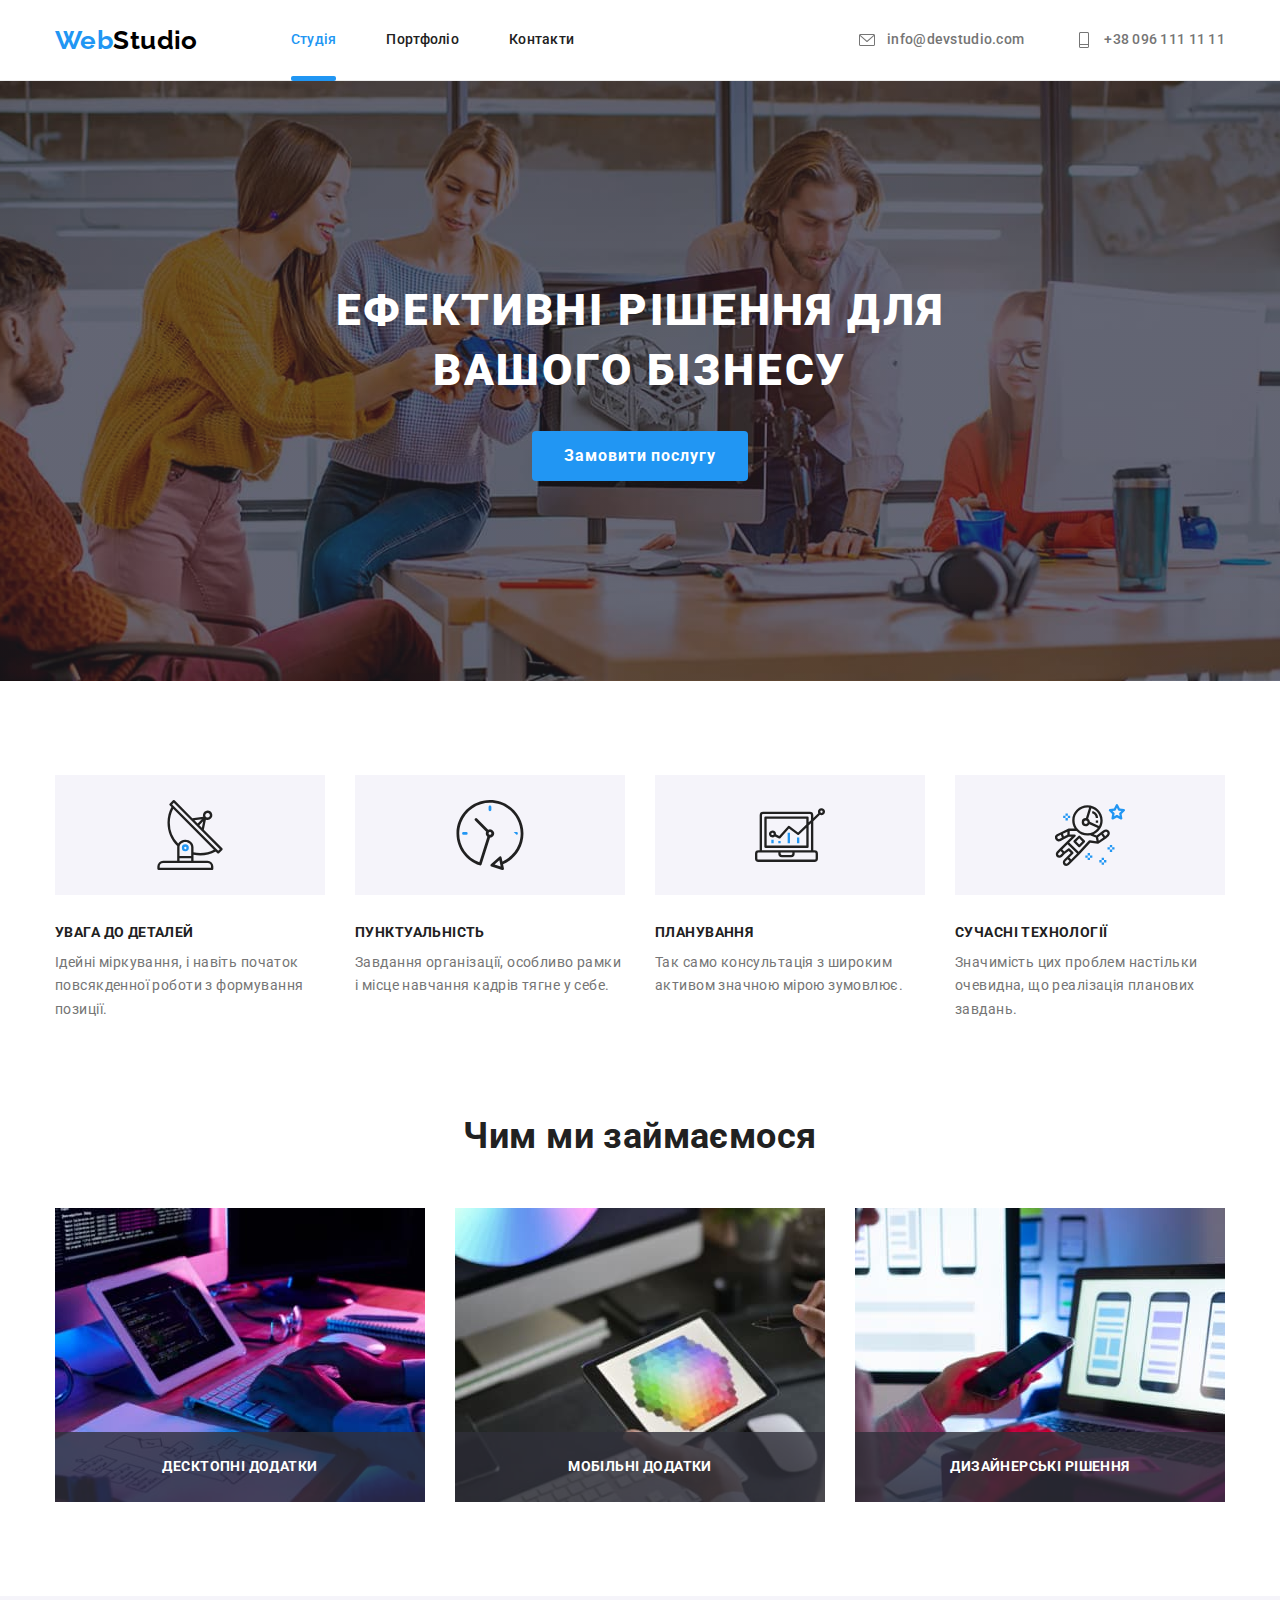
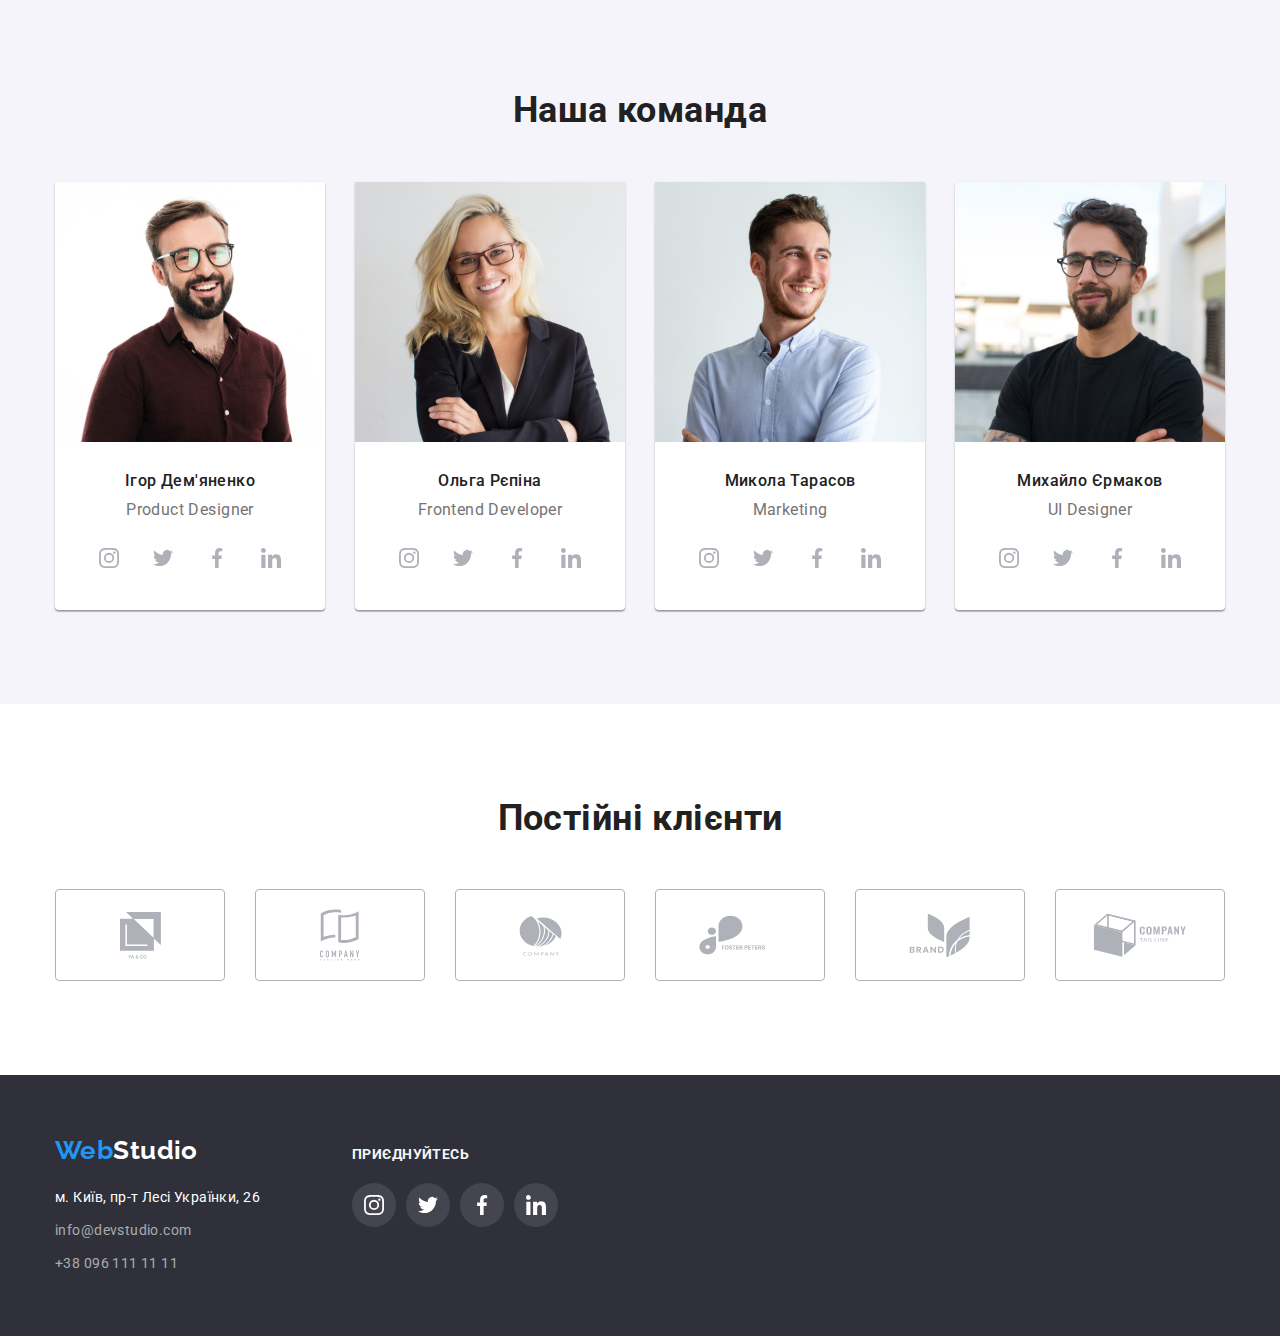
<file: index.html>
<!DOCTYPE html>
<html lang="uk">
  <head>
    <meta charset="UTF-8" />
    <meta http-equiv="X-UA-Compatible" content="IE=edge" />
    <meta name="viewport" content="width=device-width, initial-scale=1.0" />
    <link rel="preconnect" href="https://fonts.googleapis.com" />
    <link rel="preconnect" href="https://fonts.gstatic.com" crossorigin />
    <link
      href="https://fonts.googleapis.com/css2?family=Raleway:wght@700&family=Roboto:wght@400;500;700;900&display=swap"
      rel="stylesheet"
    />
    <link
      rel="stylesheet"
      href="https://cdnjs.cloudflare.com/ajax/libs/modern-normalize/0.6.0/modern-normalize.min.css"
    />
    <link rel="stylesheet" href="./css/styles.css" />
    <title>Студія</title>
  </head>
  <body>
    <!--*ШАПКА САЙТА-->

    <header class="header">
      <div class="container main-nav">
        <nav class="main-nav">
          <a class="logo" href="./index.html">Web<span class="studio-logo1">Studio</span></a>

          <ul class="site-nav list">
            <li class="item"><a class="link-nav current" href="./index.html">Студія</a></li>
            <li class="item"><a class="link-nav" href="./portfolio.html">Портфоліо</a></li>
            <li class="item"><a class="link-nav" href="#">Контакти</a></li>
          </ul>
        </nav>

        <ul class="auth-nav list">
          <li class="item">
            <a class="contact link-nav icon-contact" href="mailto:info@devstudio.com">
              <svg class="icon-cont" width="20px" height="16">
                <use href="./images/icons.svg#icon-contact-mail"></use>
              </svg>
              info@devstudio.com</a
            >
          </li>
          <li class="item">
            <a class="contact link-nav icon-contact" href="tel:+380961111111">
              <svg class="icon-cont" width="20px" height="16">
                <use href="./images/icons.svg#icon-contact-telephone"></use>
              </svg>
              +38 096 111 11 11</a
            >
          </li>
        </ul>
      </div>
    </header>
    <main>
      <!--*ГЛАВНЫЙ БАНЕР*-->

      <section class="main-baner">
        <div class="container">
          <h1 class="baner">Ефективні рішення для вашого бізнесу</h1>
        <button class="link-but" type="button" data-modal-open>Замовити послугу</button>
	</div>
      </section>

      <!--*ПРЕИМУЩЕСТВА КОМПАНИИ*-->

      <section class="main-pry-comp">
        <div class="container">
          <h2 class="visually-hidden">Переваги Компанії</h2>
          <ul class="list pry-comp">
            <li class="item">
              <a class="flex-el icon-main-work">
                <svg width="70px" height="70px">
                  <use href="./images/icons.svg#icon-group-antenna"></use>
                </svg>
              </a>

              <h3 class="other-info1">УВАГА ДО ДЕТАЛЕЙ</h3>
              <p class="other-info2">
                Ідейні міркування, і навіть початок <br />
                повсякденної роботи з формування <br />
                позиції.
              </p>
            </li>
            <li class="item flex-el">
              <a class="flex-el icon-main-work">
                <svg width="70px" height="70px">
                  <use href="./images/icons.svg#icon-group-clock"></use>
                </svg>
              </a>

              <h3 class="other-info1">ПУНКТУАЛЬНІСТЬ</h3>
              <p class="other-info2">
                Завдання організації, особливо рамки <br />
                і місце навчання кадрів тягне у себе.
              </p>
            </li>
            <li class="item flex-el">
              <a class="flex-el icon-main-work">
                <svg width="70px" height="70px">
                  <use href="./images/icons.svg#icon-group-diagram"></use>
                </svg>
              </a>

              <h3 class="other-info1">ПЛАНУВАННЯ</h3>
              <p class="other-info2">
                Так само консультація з широким <br />
                активом значною мірою зумовлює.
              </p>
            </li>
            <li class="item flex-el">
              <a class="flex-el icon-main-work">
                <svg width="70px" height="70px">
                  <use href="./images/icons.svg#icon-group-astronaut"></use>
                </svg>
              </a>

              <h3 class="other-info1">СУЧАСНІ ТЕХНОЛОГІЇ</h3>
              <p class="other-info2">
                Значимість цих проблем настільки <br />
                очевидна, що реалізація планових <br />
                завдань.
              </p>
            </li>
          </ul>
        </div>
      </section>

      <!--*ЦЕЛИ КОМПАНИИ*-->

      <section class="main-future-comp">
        <div class="container">
          <h2 class="main-font">Чим ми займаємося</h2>
          <ul class="list future-comp">
            <li class="item">
              <div class="work-studio-details">
                <img src="./images/img1.jpg" alt="фото робочого процесу" width="370" />
                <p class="studio-details">Десктопні додатки</p>
              </div>
            </li>
            <li class="item">
              <div class="work-studio-details">
                <img src="./images/img2.jpg" alt="фото робочого процесу" width="370" />
                <p class="studio-details">Мобільні додатки</p>
              </div>
            </li>
            <li class="item">
              <div class="work-studio-details">
                <img src="./images/img3.jpg" alt="фото робочого процесу" width="370" />
                <p class="studio-details">Дизайнерські рішення</p>
              </div>
            </li>
          </ul>
        </div>
      </section>

      <!--*КОМАНДА КОМПАНИИ*-->

      <section class="section main-team">
        <div class="container">
          <h2 class="main-font">Наша команда</h2>
          <ul class="list team-comp">
            <li class="item card-color">
              <img src="./images/worker1.jpg" alt="Ігор Дем'яненко" width="270" />
              <div class="name-work">
                <h3 class="name">Ігор Дем'яненко</h3>
                <p class="work">Product Designer</p>
                <ul class="team-icon-main">
                  <li>
                    <a class="icon-team" href="">
                      <svg class="icon-color" width="20px" height="20px">
                        <use href="./images/icons.svg#icon-social-instagram"></use>
                      </svg>
                    </a>
                  </li>
                  <li>
                    <a class="icon-team" href="">
                      <svg class="icon-color" width="20px" height="20px">
                        <use href="./images/icons.svg#icon-social-twitter"></use>
                      </svg>
                    </a>
                  </li>
                  <li>
                    <a class="icon-team" href="">
                      <svg class="icon-color" width="20px" height="20px">
                        <use href="./images/icons.svg#icon-social-facebook"></use>
                      </svg>
                    </a>
                  </li>
                  <li>
                    <a class="icon-team" href="">
                      <svg class="icon-color" width="20px" height="20px">
                        <use href="./images/icons.svg#icon-social-linkedin"></use>
                      </svg>
                    </a>
                  </li>
                </ul>
              </div>
            </li>
            <li class="item card-color">
              <img src="./images/worker2.jpg" alt="Ольга Рєпіна" width="270" />
              <div class="name-work">
                <h3 class="name">Ольга Рєпіна</h3>
                <p class="work">Frontend Developer</p>
                <ul class="team-icon-main">
                  <li>
                    <a class="icon-team" href="">
                      <svg class="icon-color" width="20px" height="20px">
                        <use href="./images/icons.svg#icon-social-instagram"></use>
                      </svg>
                    </a>
                  </li>
                  <li>
                    <a class="icon-team" href="">
                      <svg class="icon-color" width="20px" height="20px">
                        <use href="./images/icons.svg#icon-social-twitter"></use>
                      </svg>
                    </a>
                  </li>
                  <li>
                    <a class="icon-team" href="">
                      <svg class="icon-color" width="20px" height="20px">
                        <use href="./images/icons.svg#icon-social-facebook"></use>
                      </svg>
                    </a>
                  </li>
                  <li>
                    <a class="icon-team" href="">
                      <svg class="icon-color" width="20px" height="20px">
                        <use href="./images/icons.svg#icon-social-linkedin"></use>
                      </svg>
                    </a>
                  </li>
                </ul>
              </div>
            </li>
            <li class="item card-color">
              <img src="./images/worker3.jpg" alt="Микола Тарасов" width="270" />
              <div class="name-work">
                <h3 class="name">Микола Тарасов</h3>
                <p class="work">Marketing</p>
                <ul class="team-icon-main">
                  <li>
                    <a class="icon-team" href="">
                      <svg class="icon-color" width="20px" height="20px">
                        <use href="./images/icons.svg#icon-social-instagram"></use>
                      </svg>
                    </a>
                  </li>
                  <li>
                    <a class="icon-team" href="">
                      <svg class="icon-color" width="20px" height="20px">
                        <use href="./images/icons.svg#icon-social-twitter"></use>
                      </svg>
                    </a>
                  </li>
                  <li>
                    <a class="icon-team" href="">
                      <svg class="icon-color" width="20px" height="20px">
                        <use href="./images/icons.svg#icon-social-facebook"></use>
                      </svg>
                    </a>
                  </li>
                  <li>
                    <a class="icon-team" href="">
                      <svg class="icon-color" width="20px" height="20px">
                        <use href="./images/icons.svg#icon-social-linkedin"></use>
                      </svg>
                    </a>
                  </li>
                </ul>
              </div>
            </li>
            <li class="item card-color">
              <img src="./images/worker4.jpg" alt="Михайло Єрмаков" width="270" />
              <div class="name-work">
                <h3 class="name">Михайло Єрмаков</h3>
                <p class="work">UI Designer</p>
                <ul class="team-icon-main">
                  <li>
                    <a class="icon-team" href="">
                      <svg class="icon-color" width="20px" height="20px">
                        <use href="./images/icons.svg#icon-social-instagram"></use>
                      </svg>
                    </a>
                  </li>
                  <li>
                    <a class="icon-team" href="">
                      <svg class="icon-color" width="20px" height="20px">
                        <use href="./images/icons.svg#icon-social-twitter"></use>
                      </svg>
                    </a>
                  </li>
                  <li>
                    <a class="icon-team" href="">
                      <svg class="icon-color" width="20px" height="20px">
                        <use href="./images/icons.svg#icon-social-facebook"></use>
                      </svg>
                    </a>
                  </li>
                  <li>
                    <a class="icon-team" href="">
                      <svg class="icon-color" width="20px" height="20px">
                        <use href="./images/icons.svg#icon-social-linkedin"></use>
                      </svg>
                    </a>
                  </li>
                </ul>
              </div>
            </li>
          </ul>
        </div>
      </section>

      <!--*CLIENT*-->

      <section class="section">
        <div class="container">
          <h2 class="main-font">Постійні клієнти</h2>
          <ul class="icon-main-client">
            <li>
              <a class="icon-main-cl" href="#">
                <svg class="icon-client" width="41" height="47">
                  <use href="./images/icons.svg#icon-group1"></use></svg
              ></a>
            </li>
            <li>
              <a class="icon-main-cl" href="">
                <svg class="icon-client" width="40" height="52">
                  <use href="./images/icons.svg#icon-group2"></use></svg
              ></a>
            </li>
            <li>
              <a class="icon-main-cl" href="">
                <svg class="icon-client" width="43" height="41">
                  <use href="./images/icons.svg#icon-group3"></use></svg
              ></a>
            </li>
            <li>
              <a class="icon-main-cl" href="">
                <svg class="icon-client" width="84" height="40">
                  <use href="./images/icons.svg#icon-group4"></use></svg
              ></a>
            </li>
            <li>
              <a class="icon-main-cl" href="">
                <svg class="icon-client" width="62" height="45">
                  <use href="./images/icons.svg#icon-group5"></use></svg
              ></a>
            </li>
            <li>
              <a class="icon-main-cl" href="">
                <svg class="icon-client" width="94" height="44">
                  <use href="./images/icons.svg#icon-group6"></use></svg
              ></a>
            </li>
          </ul>
        </div>
      </section>
    </main>

    <!--*FOOTER*-->

    <footer class="main-footer">
      <div class="container footer-support">
        <div class="logo-footer">
          <a class="logo" href="./index.html">Web<span class="studio-logo2">Studio</span></a>
          <address>
            <ul class="list contact-list">
              <li class="contact-link">
                <a
                  class="address contact2"
                  href="https://goo.gl/maps/FWyEGyq7byPqRoUa9"
                  target="_blank"
                  rel="noreferrer noopener"
                  >м. Київ, пр-т Лесі Українки, 26</a
                >
              </li>
              <li class="contact-link">
                <a class="contact2" href="mailto:info@devstudio.com">info@devstudio.com</a>
              </li>
              <li class="contact-link">
                <a class="contact2" href="tel:+380961111111">+38 096 111 11 11</a>
              </li>
            </ul>
          </address>
        </div>

        <div class="support-site">
          <span class="title-support">приєднуйтесь</span>
          <ul class="team-icon-footer">
            <li>
              <a class="icon-team2" href="">
                <svg class="icon-color2" width="20px" height="20px">
                  <use href="./images/icons.svg#icon-social-instagram"></use>
                </svg>
              </a>
            </li>
            <li>
              <a class="icon-team2" href="">
                <svg class="icon-color2" width="20px" height="20px">
                  <use href="./images/icons.svg#icon-social-twitter"></use>
                </svg>
              </a>
            </li>
            <li>
              <a class="icon-team2" href="">
                <svg class="icon-color2" width="20px" height="20px">
                  <use href="./images/icons.svg#icon-social-facebook"></use>
                </svg>
              </a>
            </li>
            <li>
              <a class="icon-team2" href="">
                <svg class="icon-color2" width="20px" height="20px">
                  <use href="./images/icons.svg#icon-social-linkedin"></use>
                </svg>
              </a>
            </li>
          </ul>
        </div>
      </div>
    </footer>
    <div class="backdrop is-hidden" data-modal>
      <div class="modal">
        <button type="button" class="close-button" data-modal-close>
          <svg class="close-modal" width="11px" height="11px">
            <use href="./images/icons.svg#icon-Vector-6"></use>
          </svg>
        </button>
      </div>
    </div>
    <script src="./js/modal.js"></script>
  </body>
</html>
</file>
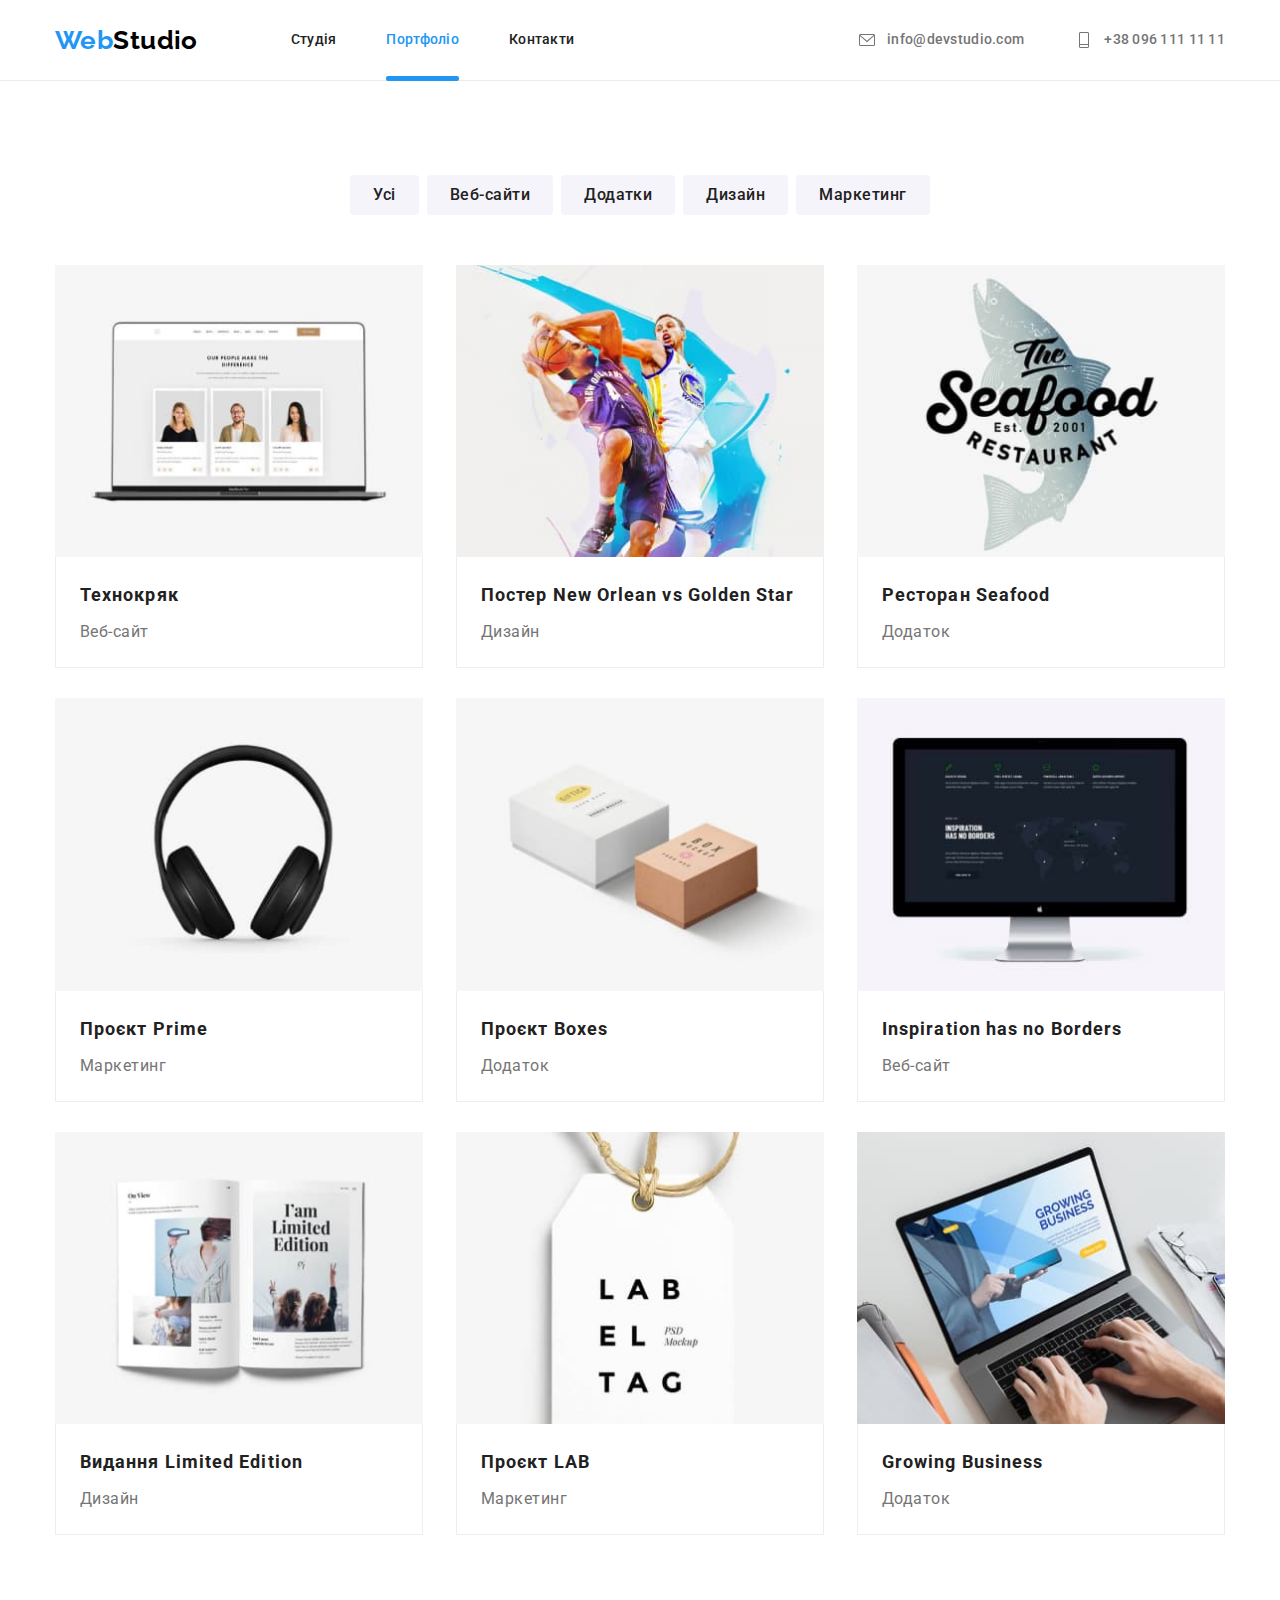
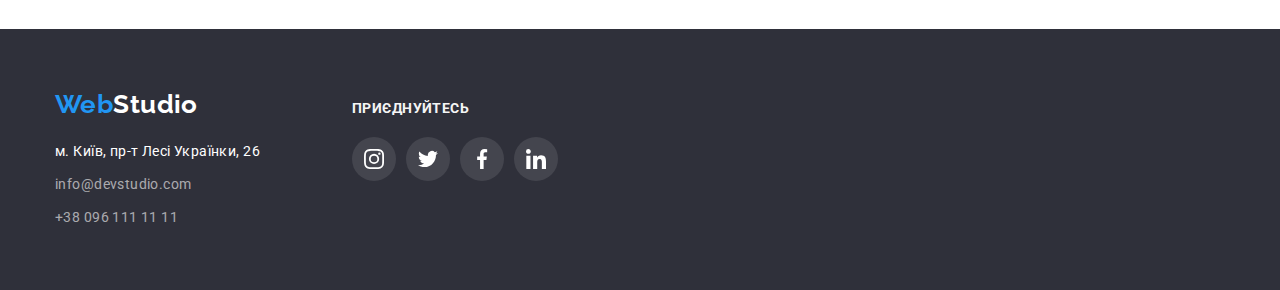
<file: portfolio.html>
<!DOCTYPE html>
<html lang="uk">
  <head>
    <meta charset="UTF-8" />
    <meta http-equiv="X-UA-Compatible" content="IE=edge" />
    <meta name="viewport" content="width=device-width, initial-scale=1.0" />
    <link rel="preconnect" href="https://fonts.googleapis.com" />
    <link rel="preconnect" href="https://fonts.gstatic.com" crossorigin />
    <link
      href="https://fonts.googleapis.com/css2?family=Raleway:wght@700&family=Roboto:wght@400;500;700;900&display=swap"
      rel="stylesheet"
    />
    <link
      rel="stylesheet"
      href="https://cdnjs.cloudflare.com/ajax/libs/modern-normalize/0.6.0/modern-normalize.min.css"
    />
    <link rel="stylesheet" href="./css/styles.css" />
    <title>Студія</title>
  </head>
  <body>
    <!--*ШАПКА САЙТА-->

    <header class="header">
      <div class="container main-nav">
        <nav class="main-nav">
          <a class="logo" href="./index.html">Web<span class="studio-logo1">Studio</span></a>

          <ul class="site-nav list">
            <li class="item"><a class="link-nav" href="./index.html">Студія</a></li>
            <li class="item"><a class="link-nav current" href="./portfolio.html">Портфоліо</a></li>
            <li class="item"><a class="link-nav" href="#">Контакти</a></li>
          </ul>
        </nav>

        <ul class="auth-nav list">
          <li class="item">
            <a class="contact link-nav icon-contact" href="mailto:info@devstudio.com">
              <svg class="icon-cont" width="20px" height="16">
                <use href="./images/icons.svg#icon-contact-mail"></use>
              </svg>
              info@devstudio.com</a
            >
          </li>
          <li class="item">
            <a class="contact link-nav icon-contact" href="tel:+380961111111">
              <svg class="icon-cont" width="20px" height="16">
                <use href="./images/icons.svg#icon-contact-telephone"></use>
              </svg>
              +38 096 111 11 11</a
            >
          </li>
        </ul>
      </div>
    </header>
    <main>
      <!--*СЕКЦИЯ С ФИЛЬТРАМИ И КАРТИНКАМИ*-->

      <section class="section-elements">
        <h1 class="visually-hidden">Портфоліо</h1>

        <div class="container">
          <!--*КНОПКИ*-->

          <ul class="list link-click">
            <li class="item"><button class="button" type="button">Усі</button></li>
            <li class="item"><button class="button" type="button">Веб-сайти</button></li>
            <li class="item"><button class="button" type="button">Додатки</button></li>
            <li class="item"><button class="button" type="button">Дизайн</button></li>
            <li class="item"><button class="button" type="button">Маркетинг</button></li>
          </ul>

          <!--*ПРИМЕРЫ РАБОТ*-->

          <ul class="list project-list">
            <li class="item">
              <a href="" class="portfolio-link work-anime">
                <div class="work-port-details">
                  <img src="./images/portfolio1.jpg" alt="фото технокряк веб-сайт" width="368" />
                  <p class="work-details">
                    Ресурс пропонує комплексні пропозиції з різним рівнем функціоналу та сервісів.
                    Все це дозволить відвідувачу отримати вичерпні відомості про компанію чи
                    приватну особу.
                  </p>
                </div>
                <div class="style-name border-item">
                  <h3 class="project-name">Технокряк</h3>
                  <p class="project">Веб-сайт</p>
                </div>
              </a>
            </li>
            <li class="item">
              <a href="" class="portfolio-link work-anime">
                <div class="work-port-details">
                  <img
                    src="./images/portfolio2.jpg"
                    alt="фото постер new orlean vs golden star дизайн"
                    width="368"
                  />
                  <p class="work-details">
                    Ресурс пропонує комплексні пропозиції з різним рівнем функціоналу та сервісів.
                    Все це дозволить відвідувачу отримати вичерпні відомості про компанію чи
                    приватну особу.
                  </p>
                </div>
                <div class="style-name border-item">
                  <h3 class="project-name">Постер New Orlean vs Golden Star</h3>
                  <p class="project">Дизайн</p>
                </div>
              </a>
            </li>
            <li class="item">
              <a href="" class="portfolio-link work-anime">
                <div class="work-port-details">
                  <img src="./images/portfolio3.jpg" alt="фото ресторан seafood " width="368" />
                  <p class="work-details">
                    Ресурс пропонує комплексні пропозиції з різним рівнем функціоналу та сервісів.
                    Все це дозволить відвідувачу отримати вичерпні відомості про компанію чи
                    приватну особу.
                  </p>
                </div>
                <div class="style-name border-item">
                  <h3 class="project-name">Ресторан Seafood</h3>
                  <p class="project">Додаток</p>
                </div>
              </a>
            </li>
            <li class="item">
              <a href="" class="portfolio-link work-anime">
                <div class="work-port-details">
                  <img
                    src="./images/portfolio4.jpg"
                    alt="фото проєкт prime маркетинг"
                    width="368"
                  />
                  <p class="work-details">
                    Ресурс пропонує комплексні пропозиції з різним рівнем функціоналу та сервісів.
                    Все це дозволить відвідувачу отримати вичерпні відомості про компанію чи
                    приватну особу.
                  </p>
                </div>
                <div class="style-name border-item">
                  <h3 class="project-name">Проєкт Prime</h3>
                  <p class="project">Маркетинг</p>
                </div>
              </a>
            </li>
            <li class="item">
              <a href="" class="portfolio-link work-anime">
                <div class="work-port-details">
                  <img src="./images/portfolio5.jpg" alt="фото проєкт boxes додаток" width="368" />
                  <p class="work-details">
                    Ресурс пропонує комплексні пропозиції з різним рівнем функціоналу та сервісів.
                    Все це дозволить відвідувачу отримати вичерпні відомості про компанію чи
                    приватну особу.
                  </p>
                </div>
                <div class="style-name border-item">
                  <h3 class="project-name">Проєкт Boxes</h3>
                  <p class="project">Додаток</p>
                </div>
              </a>
            </li>
            <li class="item">
              <a href="" class="portfolio-link work-anime">
                <div class="work-port-details">
                  <img
                    src="./images/portfolio6.jpg"
                    alt="фото inspiration has no borders веб-сайт"
                    width="368"
                  />
                  <p class="work-details">
                    Ресурс пропонує комплексні пропозиції з різним рівнем функціоналу та сервісів.
                    Все це дозволить відвідувачу отримати вичерпні відомості про компанію чи
                    приватну особу.
                  </p>
                </div>
                <div class="style-name border-item">
                  <h3 class="project-name">Inspiration has no Borders</h3>
                  <p class="project">Веб-сайт</p>
                </div>
              </a>
            </li>
            <li class="item">
              <a href="" class="portfolio-link work-anime">
                <div class="work-port-details">
                  <img
                    src="./images/portfolio7.jpg"
                    alt="фото видання limited edition дизайн"
                    width="368"
                  />
                  <p class="work-details">
                    Ресурс пропонує комплексні пропозиції з різним рівнем функціоналу та сервісів.
                    Все це дозволить відвідувачу отримати вичерпні відомості про компанію чи
                    приватну особу.
                  </p>
                </div>
                <div class="style-name border-item">
                  <h3 class="project-name">Видання Limited Edition</h3>
                  <p class="project">Дизайн</p>
                </div>
              </a>
            </li>
            <li class="item">
              <a href="" class="portfolio-link work-anime">
                <div class="work-port-details">
                  <img src="./images/portfolio8.jpg" alt="фото проєкт lab маркетинг" width="368" />
                  <p class="work-details">
                    Ресурс пропонує комплексні пропозиції з різним рівнем функціоналу та сервісів.
                    Все це дозволить відвідувачу отримати вичерпні відомості про компанію чи
                    приватну особу.
                  </p>
                </div>
                <div class="style-name border-item">
                  <h3 class="project-name">Проєкт LAB</h3>
                  <p class="project">Маркетинг</p>
                </div>
              </a>
            </li>
            <li class="item">
              <a href="" class="portfolio-link work-anime">
                <div class="work-port-details">
                  <img
                    src="./images/portfolio9.jpg"
                    alt="фото growing business додаток"
                    width="368"
                  />
                  <p class="work-details">
                    Ресурс пропонує комплексні пропозиції з різним рівнем функціоналу та сервісів.
                    Все це дозволить відвідувачу отримати вичерпні відомості про компанію чи
                    приватну особу.
                  </p>
                </div>
                <div class="style-name border-item">
                  <h3 class="project-name">Growing Business</h3>
                  <p class="project">Додаток</p>
                </div>
              </a>
            </li>
          </ul>
        </div>
      </section>
    </main>

    <!--*FOOTER*-->

    <footer class="main-footer">
      <div class="container footer-support">
        <div class="logo-footer">
          <a class="logo" href="./index.html">Web<span class="studio-logo2">Studio</span></a>
          <address>
            <ul class="list contact-list">
              <li class="contact-link">
                <a
                  class="address contact2"
                  href="https://goo.gl/maps/FWyEGyq7byPqRoUa9"
                  target="_blank"
                  rel="noreferrer noopener"
                  >м. Київ, пр-т Лесі Українки, 26</a
                >
              </li>
              <li class="contact-link">
                <a class="contact2" href="mailto:info@devstudio.com">info@devstudio.com</a>
              </li>
              <li class="contact-link">
                <a class="contact2" href="tel:+380961111111">+38 096 111 11 11</a>
              </li>
            </ul>
          </address>
        </div>

        <div class="support-site">
          <span class="title-support">приєднуйтесь</span>
          <ul class="team-icon-footer">
            <li>
              <a class="icon-team2" href="">
                <svg class="icon-color2" width="20px" height="20px">
                  <use href="./images/icons.svg#icon-social-instagram"></use>
                </svg>
              </a>
            </li>
            <li>
              <a class="icon-team2" href="">
                <svg class="icon-color2" width="20px" height="20px">
                  <use href="./images/icons.svg#icon-social-twitter"></use>
                </svg>
              </a>
            </li>
            <li>
              <a class="icon-team2" href="">
                <svg class="icon-color2" width="20px" height="20px">
                  <use href="./images/icons.svg#icon-social-facebook"></use>
                </svg>
              </a>
            </li>
            <li>
              <a class="icon-team2" href="">
                <svg class="icon-color2" width="20px" height="20px">
                  <use href="./images/icons.svg#icon-social-linkedin"></use>
                </svg>
              </a>
            </li>
          </ul>
        </div>
      </div>
    </footer>
  </body>
</html>
</file>
<file: css/styles.css>
/**MAIN STYLE*/

:root {
  --primary-color: #212121;
  --preprimary-color: #000000;
  --grey-color: #757575;
  --background-color: #2f303a;
  --white-color: #ffffff;
  --button-color: #f5f4fa;
  --main-backgrond: #f5f5f5;
  --link-color: #2196f3;
  --prelink-color: #188ce8;
  --contactfooter-color: rgba(255, 255, 255, 0.6);
  --border-portfolio: #ececec;
  --border-cleint: #afb1b8;
  --border-client: #afb1b8;
  --border-footer: rgba(255, 255, 255, 0.1);
  --work-details: rgba(33, 150, 243, 0.9);
  --modal-background: rgba(0, 0, 0, 0.2);
  --studio-details: rgba(47, 48, 58, 0.8);
}

body {
  font-family: 'Roboto', sans-serif;
  color: var(--primary-color);
  letter-spacing: 0.03em;
  font-size: 14px;
  color: var(--main-backgrond);
}

.list {
  padding: 0;
  margin: 0;
  list-style: none;
}

.link-nav:hover,
.link-nav:focus {
  color: var(--link-color);
}

.link-but:hover,
.link-but:focus {
  background-color: var(--prelink-color);
}

.button:hover,
.button:focus {
  background-color: var(--link-color);
  color: var(--white-color);
  box-shadow: 0px 3px 1px rgba(0, 0, 0, 0.1), 0px 1px 2px rgba(0, 0, 0, 0.08),
    0px 2px 2px rgba(0, 0, 0, 0.12);
}

.visually-hidden {
  position: absolute;
  white-space: nowrap;
  width: 1px;
  height: 1px;
  overflow: hidden;
  border: 0;
  padding: 0;
  clip: rect(0 0 0 0);
  clip-path: inset(50%);
  margin: -1px;
}

/**MAIN LOGO*/

.logo {
  font-family: 'Raleway';
  text-decoration: none;
  font-weight: 700;
  font-size: 26px;
  line-height: 1.19;
  color: var(--link-color);
}

.studio-logo1 {
  color: var(--preprimary-color);
}

.studio-logo2 {
  color: var(--white-color);
}

/**MAIN NAV + CONTACT*/

.link-nav {
  position: relative;
  display: block;
  color: currentColor;

  font-weight: 500;
  font-size: 14px;
  line-height: 1.14;
  letter-spacing: 0.02em;
  color: var(--primary-color);
  text-decoration: none;
  display: inline-block;
  padding-top: 32px;
  padding-bottom: 32px;

  transition: color 250ms cubic-bezier(0.4, 0, 0.2, 1);
}

.link-nav.current::after {
  content: '';

  left: 0;
  bottom: 0;
  position: absolute;

  display: block;
  width: 100%;
  height: 5px;
  background-color: var(--link-color);
  border-radius: 2px;

  transform: translateY(1px);
}

.link-nav.current {
  color: var(--link-color);
}

.contact {
  color: var(--grey-color);
  text-decoration: none;
  display: block;
}

.header {
  border-bottom: 1px solid var(--border-portfolio);
}

.site-nav {
  display: flex;
  margin-left: 93px;
  gap: 50px;
}

.main-nav {
  display: flex;
  align-items: center;
}

.auth-nav {
  display: flex;
  margin-left: auto;
}

.icon-contact {
  display: flex;
  align-items: center;
  justify-content: center;
  background-size: contain;
  background-repeat: no-repeat;
  background-position: center;
}

.icon-cont {
  margin-right: 10px;
}

.auth-nav .item + .item {
  margin-left: 50px;
}

.icon-contact:hover,
.icon-contact:focus {
  fill: var(--link-color);
}

.icon-contact {
  color: var(--grey-color);
}

.icon-cont {
  fill: currentColor;
}

/**MAIN BANER*/

.main-baner {
  padding-top: 200px;
  padding-bottom: 200px;
  text-align: center;

  max-width: 1600px;
  margin-left: auto;
  margin-right: auto;
  background: var(--background-color);
  background-image: linear-gradient(to right, rgba(47, 48, 58, 0.4), rgba(47, 48, 58, 0.4)),
    url(../images/main-baner.jpg);

  background-repeat: no-repeat;
  background-position: center;
  background-size: cover;
}

.baner {
  text-transform: uppercase;
  font-weight: 900;
  font-size: 44px;
  line-height: 1.36;
  letter-spacing: 0.06em;
  color: var(--white-color);

  margin: 0;
  margin-left: auto;
  margin-right: auto;
  margin-bottom: 30px;
  max-width: 696px;
}

button {
  font-weight: 700;
  font-size: 16px;
  line-height: 1.87;
  letter-spacing: 0.06em;

  color: var(--white-color);
  background: var(--link-color);

  transition: background-color 250ms cubic-bezier(0.4, 0, 0.2, 1);

  cursor: pointer;
  font-family: inherit;

  display: inline-block;
  border: transparent;
  border-radius: 4px;
  padding: 10px 32px;
  min-width: 216px;
}

/**MAIN WORK*/

.main-pry-comp {
  padding: 0;
  padding-top: 94px;
  padding-bottom: 47px;
}

.pry-comp {
  display: flex;
  flex-wrap: wrap;
}

.flex-el {
  width: 270px;
  margin-right: 30px;
}

.flex-el:nth-child(4n) {
  margin-right: 0;
}

.icon-main-work {
  display: flex;
  align-items: center;
  justify-content: center;
  height: 120px;
  background-size: contain;
  background-repeat: no-repeat;
  background-position: center;
  background-color: var(--button-color);
}

.other-info1 {
  font-weight: 700;
  font-size: 14px;
  line-height: 1.14;
  letter-spacing: 0.03em;
  color: var(--primary-color);

  margin: 0;
  margin-bottom: 10px;
  margin-top: 30px;
}

.other-info2 {
  font-weight: 400;
  font-size: 14px;
  line-height: 1.71;
  letter-spacing: 0.03em;
  color: var(--grey-color);

  margin: 0;
}

/**FUTURE COMPANY*/

.work-studio-details {
  position: relative;
}

.studio-details {
  position: absolute;
  bottom: 0;
  left: 0;
  right: 0;

  margin: 0;
  padding: 0;
  padding: 27px;
  font-weight: 700;
  font-size: 14px;
  line-height: 1.14;
  text-align: center;
  letter-spacing: 0.03em;
  text-transform: uppercase;
  color: var(--white-color);
  background-color: var(--studio-details);
}

.main-future-comp {
  padding-top: 47px;
  padding-bottom: 94px;
  margin-left: auto;
  margin-right: auto;
}

.future-comp {
  display: flex;
  flex-wrap: wrap;
  gap: 30px;
}

.main-font {
  font-weight: 700;
  font-size: 36px;
  line-height: 1.16;
  color: var(--primary-color);

  margin: 0;
  text-align: center;
  margin-bottom: 50px;
}

/**MAIN TEAM*/

img {
  display: block;
  max-width: 100%;
}

.name {
  margin: 0;
  margin-bottom: 10px;

  font-weight: 500;
  font-size: 16px;
  line-height: 1.18;
  color: var(--primary-color);
}

.name-work {
  padding-top: 30px;
  padding-bottom: 30px;
}

.work {
  margin: 0;
  font-size: 16px;
  line-height: 1.18;
  color: var(--grey-color);
}

.main-team {
  margin-left: auto;
  margin-right: auto;
  background-color: var(--button-color);
}

.team-comp {
  display: flex;
  text-align: center;
  gap: 30px;
}

.card-color {
  border-radius: 0px 0px 4px 4px;
  box-shadow: 0px 1px 3px rgba(0, 0, 0, 0.12), 0px 1px 1px rgba(0, 0, 0, 0.14),
    0px 2px 1px rgba(0, 0, 0, 0.2);
  background-color: var(--white-color);
}

.team-icon-main {
  margin: 0;
  padding: 0;
  margin-top: 16px;
  display: flex;
  flex-wrap: wrap;
  gap: 10px;
  align-items: center;
  justify-content: center;
}

.icon-team {
  display: flex;
  align-items: center;
  justify-content: center;
  width: 44px;
  height: 44px;
  background-size: contain;
  background-repeat: no-repeat;
  background-position: center;
  border-radius: 22px;

  transition: background-color 250ms cubic-bezier(0.4, 0, 0.2, 1),
    color 250ms cubic-bezier(0.4, 0, 0.2, 1);
}

.icon-team:hover,
.icon-team:focus {
  color: var(--white-color);
}

.icon-team {
  color: var(--border-cleint);
}

.icon-team .icon-color {
  fill: currentColor;
}

.icon-team:hover,
.icon-team:focus {
  background-color: var(--link-color);
}

/**CLIENT*/

svg {
  display: block;
}

.icon-main-client {
  margin: 0;
  padding: 0;
  margin-left: auto;
  margin-right: auto;
  display: flex;
  flex-wrap: wrap;
  gap: 30px;
  justify-content: center;
}

.icon-main-cl:hover,
.icon-main-cl:focus {
  border-color: var(--link-color);
  color: var(--link-color);
}

.icon-main-cl {
  width: 170px;
  height: 92px;
  padding: 16px 32px;
  border-radius: 4px;

  display: block;
  display: flex;
  align-items: center;
  justify-content: center;

  border: 1px solid var(--border-client);
  color: var(--border-cleint);

  transition: 250ms cubic-bezier(0.4, 0, 0.2, 1);
}

.icon-client {
  fill: currentColor;
}

/**FOOTER*/

.main-footer {
  background: var(--background-color);
}

.footer-support {
  margin: 0;
  padding: 0;
  display: flex;
  align-items: baseline;
}

.title-support {
  font-weight: 700;
  font-size: 14px;
  line-height: 1.14;
  letter-spacing: 0.03em;
  text-transform: uppercase;

  margin-bottom: 20px;
}

.team-icon-footer {
  margin: 0;
  padding: 0;
  margin-top: 20px;
  display: flex;
  gap: 10px;
}

.icon-team2 {
  display: flex;
  align-items: center;
  justify-content: center;
  width: 44px;
  height: 44px;
  border-radius: 50%;
  background-color: var(--border-footer);
  color: var(--white-color);

  transition: background-color 250ms cubic-bezier(0.4, 0, 0.2, 1);
}

.icon-color2 {
  fill: currentColor;
}

.icon-team2:hover,
.icon-team2:focus {
  background-color: var(--link-color);
}

footer {
  padding-top: 60px;
  padding-bottom: 60px;
}

address {
  font-style: normal;
  margin-top: 20px;
}

.contact-link {
  margin-bottom: 9px;
  margin-right: 92px;
}

.list .contact-link {
  list-style: none;
}

li {
  list-style: none;
  text-decoration: none;
}

.contact-link:last-child {
  margin-bottom: 0;
}

.contact2:hover,
.contact2:focus {
  color: var(--link-color);
}

.contact2 {
  font-size: 14px;
  line-height: 1.71;
  color: var(--contactfooter-color);
  text-decoration: none;

  transition: color 250ms cubic-bezier(0.4, 0, 0.2, 1);
}

.address {
  font-size: 14px;
  line-height: 1.71;
  color: var(--white-color);
  text-decoration: none;
}

.font-social {
  font-weight: 700;
  font-size: 14px;
  line-height: 1.14px;
  letter-spacing: 0.03em;
  text-transform: uppercase;
  color: var(--white-color);
}

/**MAIN PORTFOLIO*/

/**MAIN FILTER*/

.section-elements {
  padding-top: 94px;
  padding-bottom: 94px;
}

.button {
  font-weight: 500;
  font-size: 16px;
  line-height: 1.62;
  letter-spacing: 0.03em;
  color: var(--primary-color);
  background: var(--button-color);
  cursor: pointer;

  display: inline-block;
  border: 1px solid transparent;
  border-radius: 4px;
  padding: 6px 22px;
  min-width: 23px;

  transition: background-color 250ms cubic-bezier(0.4, 0, 0.2, 1),
    color 250ms cubic-bezier(0.4, 0, 0.2, 1),250ms cubic-bezier(0.4, 0, 0.2, 1);
}

.link-click {
  display: flex;
  justify-content: center;
}

.link-click .item + .item {
  margin-left: 8px;
}

/**FILTER EXAMPLE*/

.work-port-details {
  position: relative;
  overflow: hidden;
}

.work-details {
  position: absolute;
  top: 0;
  left: 0;
  height: 110%;

  display: block;
  margin: 0;
  padding: 0;
  padding: 63px 24px;
  font-family: 'Roboto';
  font-style: normal;
  font-weight: 400;
  font-size: 18px;
  line-height: 1.55;
  letter-spacing: 0.03em;
  color: var(--white-color);
  background-color: var(--work-details);

  transform: translateY(100%);
  transition: transform 250ms cubic-bezier(0.4, 0, 0.2, 1);
}

.project-name {
  font-weight: 700;
  font-size: 18px;
  line-height: 2;
  letter-spacing: 0.06em;
  color: var(--primary-color);

  margin: 0;
  margin-bottom: 4px;
}

.project {
  font-size: 16px;
  line-height: 1.88;
  letter-spacing: 0.03em;
  color: var(--grey-color);
  margin: 0;
}

.project-list {
  display: block;
  display: flex;
  flex-wrap: wrap;
  flex-direction: row;
  justify-content: space-between;

  gap: 30px;
  padding: 0;
  margin-top: 50px;
}

.style-name {
  padding: 20px 24px;
}

.border-item {
  background: #ffffff;
  border-bottom: 1px solid #eeeeee;
  border-left: 1px solid #eeeeee;
  border-right: 1px solid #eeeeee;
}

.project-list .portfolio-link {
  display: block;
  text-decoration: none;
  transition: 250ms cubic-bezier(0.4, 0, 0.2, 1);
}

.portfolio-link:hover,
.portfolio-link:focus {
  box-shadow: 0px 1px 1px rgba(0, 0, 0, 0.12), 0px 4px 4px rgba(0, 0, 0, 0.06),
    1px 4px 6px rgba(0, 0, 0, 0.16);
}

.work-anime:hover .work-details,
.work-anime:focus .work-details {
  transform: translateY(0%);
}

/**CONTAINER+SECTION*/

.container {
  margin-left: auto;
  margin-right: auto;
  width: 1200px;
  padding-left: 15px;
  padding-right: 15px;
}

.section {
  padding-top: 94px;
  padding-bottom: 94px;
}

/**MODAL**/

.backdrop {
  position: fixed;
  top: 0;
  left: 0;
  width: 100%;
  height: 100vh;
  background: var(--modal-background);

  transition: opacity 250ms cubic-bezier(0.4, 0, 0.2, 1);
}

.modal {
  position: absolute;
  width: 528px;
  height: 581px;
  top: 50%;
  left: 50%;
  transform: translate(-50%, -50%);
  background: var(--white-color);

  box-shadow: 0px 1px 3px rgba(0, 0, 0, 0.12), 0px 1px 1px rgba(0, 0, 0, 0.14),
    0px 2px 1px rgba(0, 0, 0, 0.2);
  border-radius: 4px;
}

.is-hidden {
  opacity: 0;
  visibility: hidden;
  pointer-events: none;

  transition: 250ms cubic-bezier(0.4, 0, 0.2, 1);
}

.close-button {
  display: flex;
  margin: 0;
  padding: 0;
  position: absolute;
  align-items: center;
  justify-content: center;
  top: 8px;
  right: 8px;
  border-radius: 50%;
  background-color: #ffffff;
  border: 1px solid rgba(0, 0, 0, 0.1);
  cursor: pointer;
  min-width: 11px;

  color: var(--preprimary-color);
}

.close-button:hover .close-modal,
.close-button:focus .close-modal {
  color: var(--link-color);
}

.close-modal {
	margin: 0;
	padding: 0;
  margin: 4px;

  fill: currentColor;
}

.no-scroll {
  overflow: hidden;
}
</file>
